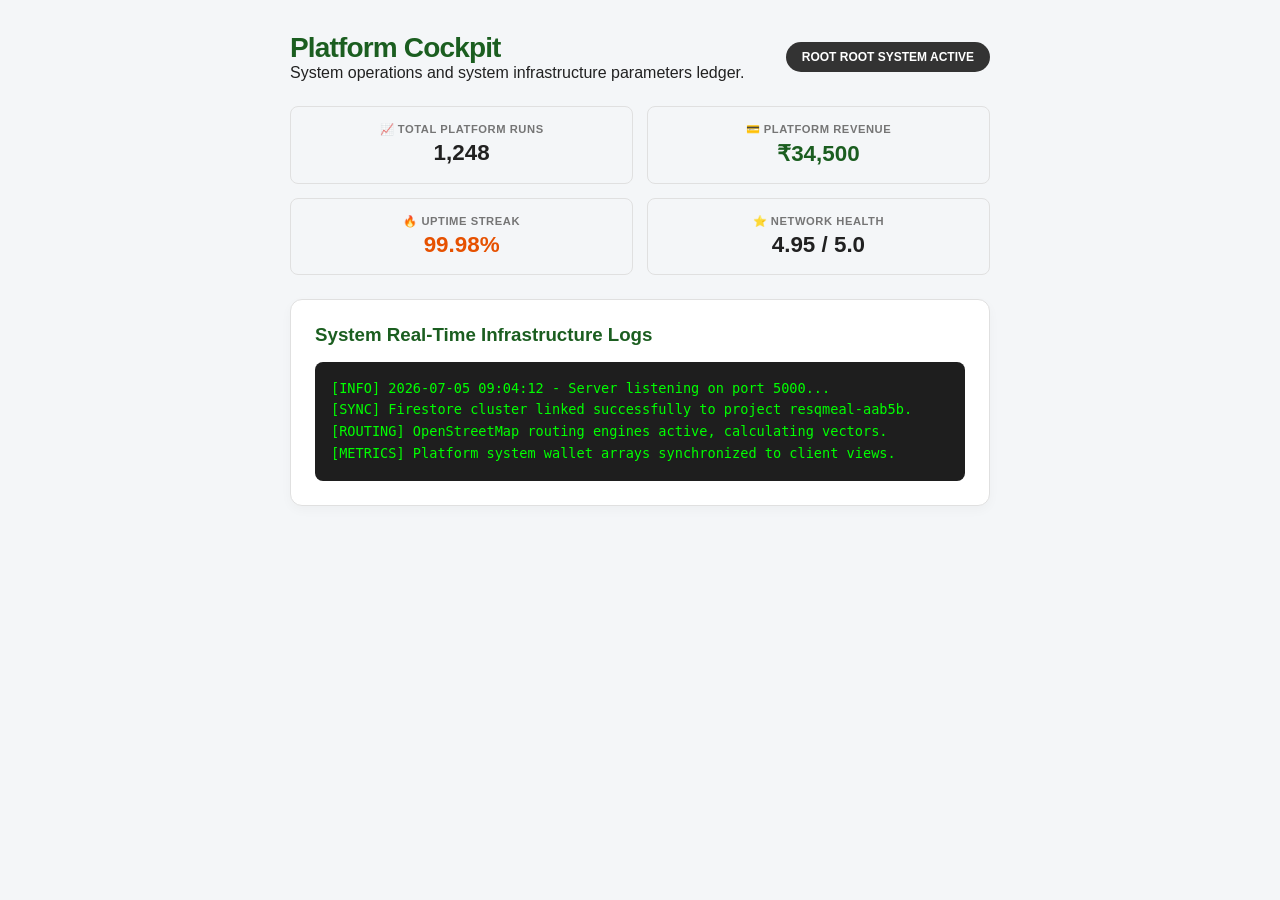
<file: frontend/admin.html>
<!DOCTYPE html>
<html lang="en">
<head>
    <meta charset="UTF-8">
    <meta name="viewport" content="width=device-width, initial-scale=1.0">
    <title>resQmeal Pro | Admin Dashboard</title>
    <link rel="stylesheet" href="css/style.css">
</head>
<body>
    <div class="app-container" style="max-width: 700px;">
        <header style="margin-bottom: 1.5rem; display: flex; justify-content: space-between; align-items: center;">
            <div>
                <h1>Platform Cockpit</h1>
                <p class="subtitle">System operations and system infrastructure parameters ledger.</p>
            </div>
            <span style="background: #333333; color: #FFFFFF; font-size: 0.75rem; font-weight: 700; padding: 0.5rem 1rem; border-radius: 2rem;">ROOT ROOT SYSTEM ACTIVE</span>
        </header>

        <div class="metrics-grid">
            <div class="metric-card">
                <p class="metric-label">📈 Total Platform Runs</p>
                <p class="metric-value">1,248</p>
            </div>
            <div class="metric-card">
                <p class="metric-label">💳 Platform Revenue</p>
                <p class="metric-value highlight">₹34,500</p>
            </div>
            <div class="metric-card">
                <p class="metric-label">🔥 Uptime Streak</p>
                <p class="metric-value alert">99.98%</p>
            </div>
            <div class="metric-card">
                <p class="metric-label">⭐ Network Health</p>
                <p class="metric-value">4.95 / 5.0</p>
            </div>
        </div>

        <main style="display: grid; grid-template-columns: 1fr; gap: 1rem;">
            <div class="card" style="padding: 1.5rem;">
                <h3 style="margin-bottom: 1rem; color: var(--primary);">System Real-Time Infrastructure Logs</h3>
                <div style="background: #1E1E1E; color: #00FF00; font-family: monospace; padding: 1rem; border-radius: var(--radius-md); font-size: 0.85rem; line-height: 1.6; max-height: 150px; overflow-y: auto;">
                    [INFO] 2026-07-05 09:04:12 - Server listening on port 5000...<br>
                    [SYNC] Firestore cluster linked successfully to project resqmeal-aab5b.<br>
                    [ROUTING] OpenStreetMap routing engines active, calculating vectors.<br>
                    [METRICS] Platform system wallet arrays synchronized to client views.
                </div>
            </div>
        </main>
    </div>
</body>
</html>
</file>
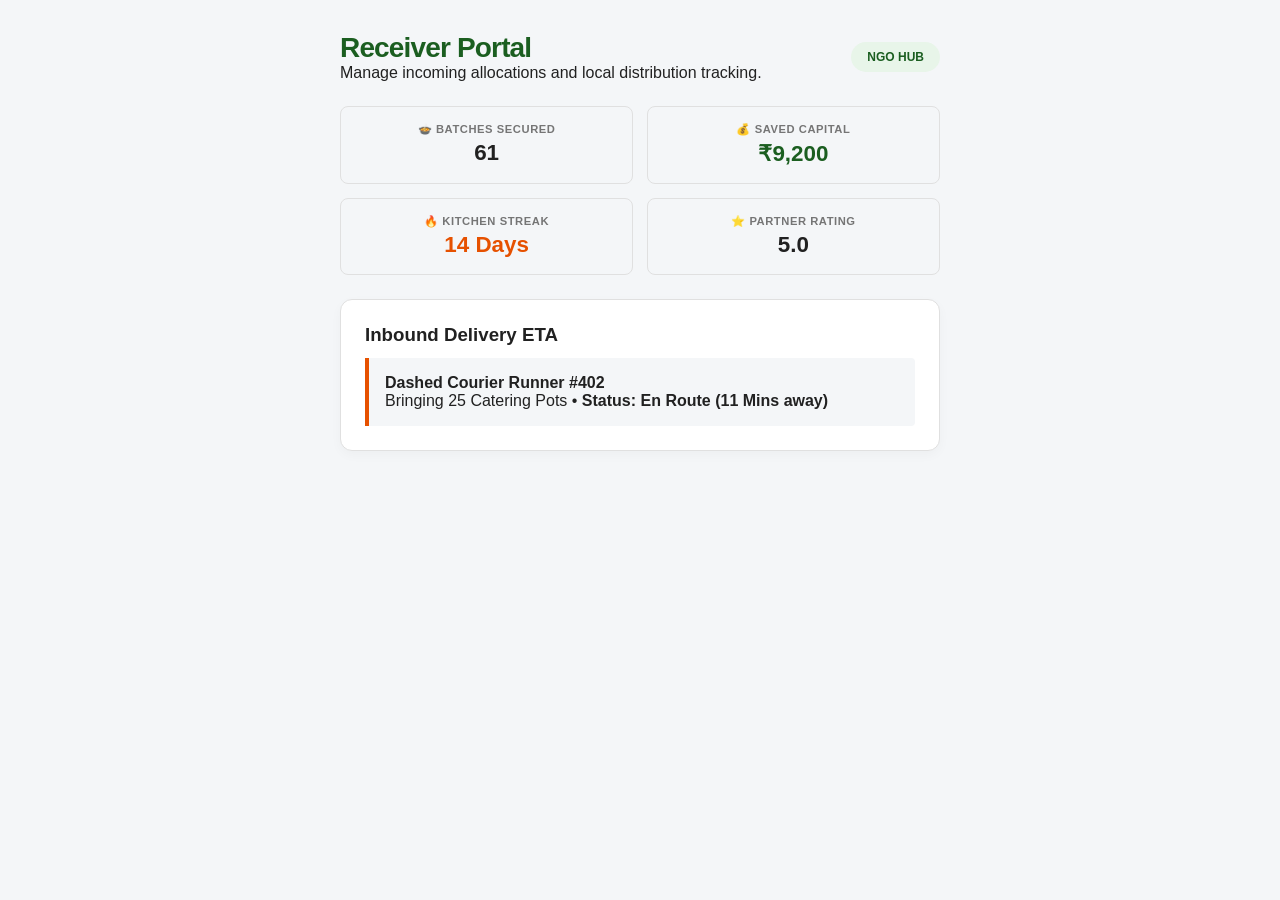
<file: frontend/receiver.html>
<!DOCTYPE html>
<html lang="en">
<head>
    <meta charset="UTF-8">
    <meta name="viewport" content="width=device-width, initial-scale=1.0">
    <title>resQmeal Pro | Receiver Hub</title>
    <link rel="stylesheet" href="css/style.css">
</head>
<body>
    <div class="app-container">
        <header style="margin-bottom: 1.5rem; display: flex; justify-content: space-between; align-items: center;">
            <div>
                <h1>Receiver Portal</h1>
                <p class="subtitle">Manage incoming allocations and local distribution tracking.</p>
            </div>
            <span style="background: var(--accent); color: var(--primary); font-size: 0.75rem; font-weight: 700; padding: 0.5rem 1rem; border-radius: 2rem;">NGO HUB</span>
        </header>

        <div class="metrics-grid">
            <div class="metric-card">
                <p class="metric-label">🍲 Batches Secured</p>
                <p class="metric-value">61</p>
            </div>
            <div class="metric-card">
                <p class="metric-label">💰 Saved Capital</p>
                <p class="metric-value highlight">₹9,200</p>
            </div>
            <div class="metric-card">
                <p class="metric-label">🔥 Kitchen Streak</p>
                <p class="metric-value alert">14 Days</p>
            </div>
            <div class="metric-card">
                <p class="metric-label">⭐ Partner Rating</p>
                <p class="metric-value">5.0</p>
            </div>
        </div>

        <main class="card" style="padding: 1.5rem;">
            <h3 style="margin-bottom: 0.75rem;">Inbound Delivery ETA</h3>
            <div style="border-left: 4px solid var(--secondary); background: var(--bg-main); padding: 1rem; border-radius: 0 4px 4px 0;">
                <p style="font-weight: 700;">Dashed Courier Runner #402</p>
                <p class="subtitle">Bringing 25 Catering Pots • <b>Status: En Route (11 Mins away)</b></p>
            </div>
        </main>
    </div>
</body>
</html>
</file>
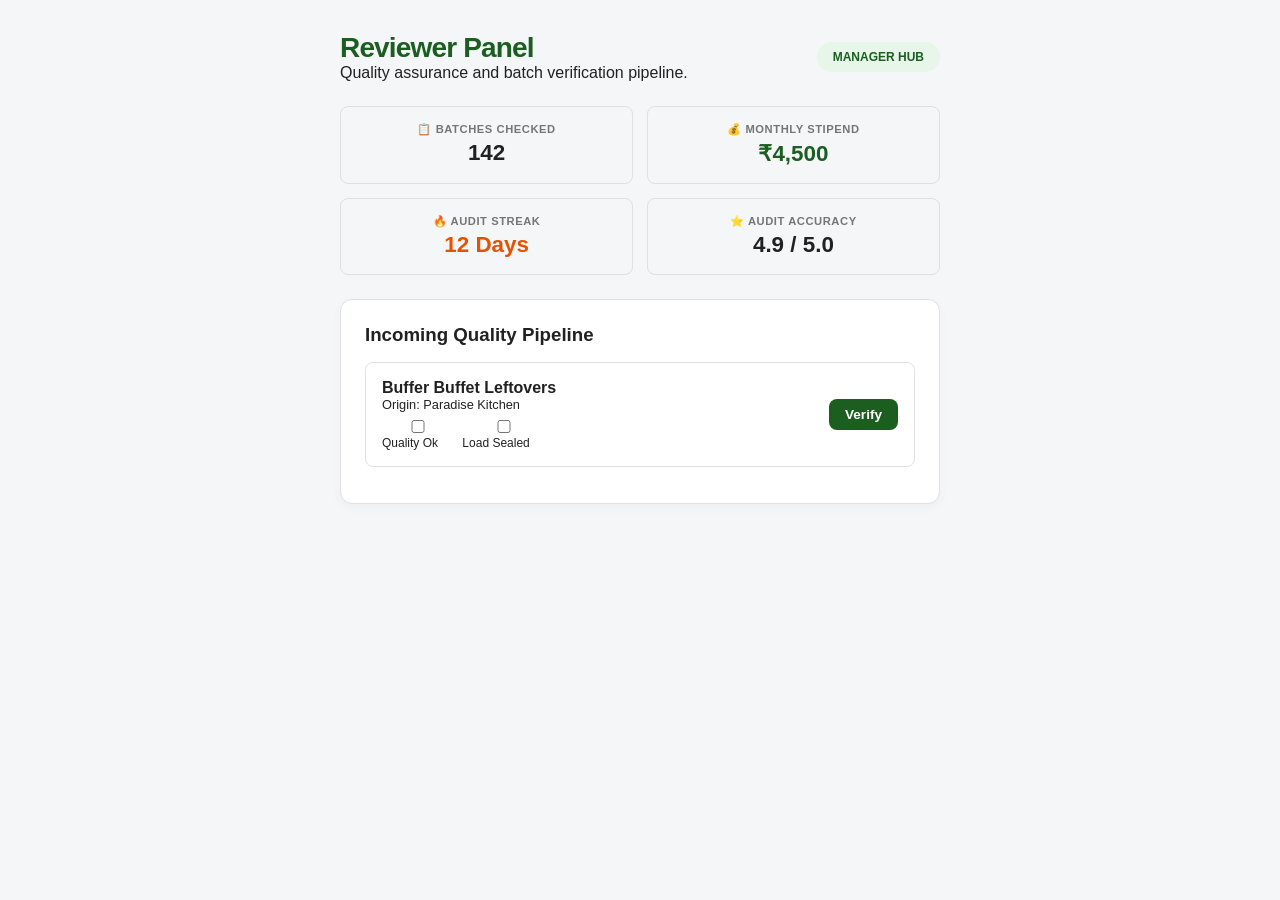
<file: frontend/reviewer.html>
<!DOCTYPE html>
<html lang="en">
<head>
    <meta charset="UTF-8">
    <meta name="viewport" content="width=device-width, initial-scale=1.0">
    <title>resQmeal Pro | Reviewer Panel</title>
    <link rel="stylesheet" href="css/style.css">
</head>
<body>
    <div class="app-container">
        <header style="margin-bottom: 1.5rem; display: flex; justify-content: space-between; align-items: center;">
            <div>
                <h1>Reviewer Panel</h1>
                <p class="subtitle">Quality assurance and batch verification pipeline.</p>
            </div>
            <span style="background: var(--accent); color: var(--primary); font-size: 0.75rem; font-weight: 700; padding: 0.5rem 1rem; border-radius: 2rem;">MANAGER HUB</span>
        </header>

        <div class="metrics-grid">
            <div class="metric-card">
                <p class="metric-label">📋 Batches Checked</p>
                <p class="metric-value" id="reviewer-tasks">142</p>
            </div>
            <div class="metric-card">
                <p class="metric-label">💰 Monthly Stipend</p>
                <p class="metric-value highlight" id="reviewer-wallet">₹4,500</p>
            </div>
            <div class="metric-card">
                <p class="metric-label">🔥 Audit Streak</p>
                <p class="metric-value alert" id="reviewer-streak">12 Days</p>
            </div>
            <div class="metric-card">
                <p class="metric-label">⭐ Audit Accuracy</p>
                <p class="metric-value" id="reviewer-rating">4.9 / 5.0</p>
            </div>
        </div>

        <main class="card" style="padding: 1.5rem;">
            <h3 style="margin-bottom: 1rem;">Incoming Quality Pipeline</h3>
            <div id="pipeline-container">
                <div class="pipeline-item" id="batch-row-1">
                    <div>
                        <p style="font-weight: 700; color: var(--text-primary);">Buffer Buffet Leftovers</p>
                        <p class="subtitle" style="font-size: 0.8rem;">Origin: Paradise Kitchen</p>
                        
                        <div style="display: flex; gap: 0.5rem; margin-top: 0.5rem;">
                            <label style="font-size: 0.75rem;"><input type="checkbox" id="q-check"> Quality Ok</label>
                            <label style="font-size: 0.75rem;"><input type="checkbox" id="l-check"> Load Sealed</label>
                        </div>
                    </div>
                    <button class="btn" style="width: auto; padding: 0.5rem 1rem; font-size: 0.85rem;" onclick="approveBatch()">Verify</button>
                </div>
            </div>
        </main>
    </div>

    <script>
        function approveBatch() {
            const q = document.getElementById('q-check').checked;
            const l = document.getElementById('l-check').checked;
            if(!q || !l) {
                alert("Please complete both Quality and Load checks before verifying!");
                return;
            }
            
            document.getElementById('batch-row-1').style.opacity = '0';
            setTimeout(() => {
                document.getElementById('batch-row-1').remove();
                // Dynamically scale dashboard values up on complete
                document.getElementById('reviewer-tasks').innerText = "143";
                document.getElementById('reviewer-wallet').innerText = "₹4,550";
                alert("Batch approved and routed straight to the Rider marketplace!");
            }, 300);
        }
    </script>
</body>
</html>
</file>
<file: frontend/css/style.css>
:root {
    --bg-main: #F4F6F8;
    --surface: #FFFFFF;
    --primary: #1B5E20;      /* Deep Professional Forest Green */
    --secondary: #E65100;    /* Premium Alert Orange */
    --accent: #E8F5E9;       /* Soft Mint Highlight */
    --text-primary: #212121;  /* Material Charcoal */
    --text-muted: #757575;
    --radius-lg: 12px;
    --radius-md: 8px;
}

* {
    box-sizing: border-box;
    margin: 0;
    padding: 0;
    font-family: 'SF Pro Display', -apple-system, 'Inter', sans-serif;
}

body {
    background-color: var(--bg-main);
    color: var(--text-primary);
    padding: 2rem 1rem;
    min-height: 100vh;
    display: flex;
    justify-content: center;
}

.app-container {
    width: 100%;
    max-width: 600px;
    display: flex;
    flex-direction: column;
}

.card {
    background: var(--surface);
    border: 1px solid #E0E0E0;
    border-radius: var(--radius-lg);
    overflow: hidden;
    box-shadow: 0 4px 12px rgba(0, 0, 0, 0.03);
    margin-bottom: 1.5rem;
    width: 100%;
}

/* Production-Grade Map Container */
.map-viewport {
    width: 100%;
    height: 320px;
    background-color: #E5E4E2;
    border-bottom: 1px solid #E0E0E0;
}

.card-content {
    padding: 1.75rem;
}

h1 {
    color: var(--primary);
    font-weight: 800;
    font-size: 1.75rem;
    letter-spacing: -0.03em;
}

.btn {
    display: inline-flex;
    align-items: center;
    justify-content: center;
    width: 100%;
    background-color: var(--primary);
    color: var(--surface);
    padding: 0.875rem;
    border: none;
    border-radius: var(--radius-md);
    font-size: 0.95rem;
    font-weight: 600;
    cursor: pointer;
    transition: background-color 0.2s ease;
}

.btn:hover {
    background-color: #0E3A12;
}

/* Secondary Actions (e.g., Claim/Accept buttons) */
.btn-secondary {
    background-color: var(--secondary);
}
.btn-secondary:hover {
    background-color: #BF360C;
}

input, select {
    width: 100%;
    padding: 0.85rem;
    border: 1.5px solid #E0E0E0;
    border-radius: var(--radius-md);
    font-size: 0.95rem;
    outline: none;
}

input:focus, select:focus {
    border-color: var(--primary);
}
/* Dashboard Premium Metrics Layout Engine */
.metrics-grid {
    display: grid;
    grid-template-columns: repeat(2, 1fr);
    gap: 0.85rem;
    margin-bottom: 1.5rem;
}

.metric-card {
    background: var(--bg-main);
    border: 1px solid #E0E0E0;
    border-radius: var(--radius-md);
    padding: 1rem;
    text-align: center;
    transition: transform 0.2s ease;
}

.metric-card:hover {
    transform: translateY(-2px);
    border-color: var(--primary);
}

.metric-label {
    font-size: 0.7rem;
    font-weight: 700;
    color: var(--text-muted);
    text-transform: uppercase;
    letter-spacing: 0.05em;
    margin-bottom: 0.25rem;
}

.metric-value {
    font-size: 1.4rem;
    font-weight: 800;
    color: var(--text-primary);
}

.metric-value.highlight {
    color: var(--primary);
}

.metric-value.alert {
    color: var(--secondary);
}

/* Pipeline Rows */
.pipeline-item {
    background: #FFFFFF;
    border: 1px solid #E0E0E0;
    border-radius: var(--radius-md);
    padding: 1rem;
    margin-bottom: 0.75rem;
    display: flex;
    justify-content: space-between;
    align-items: center;
}
</file>
